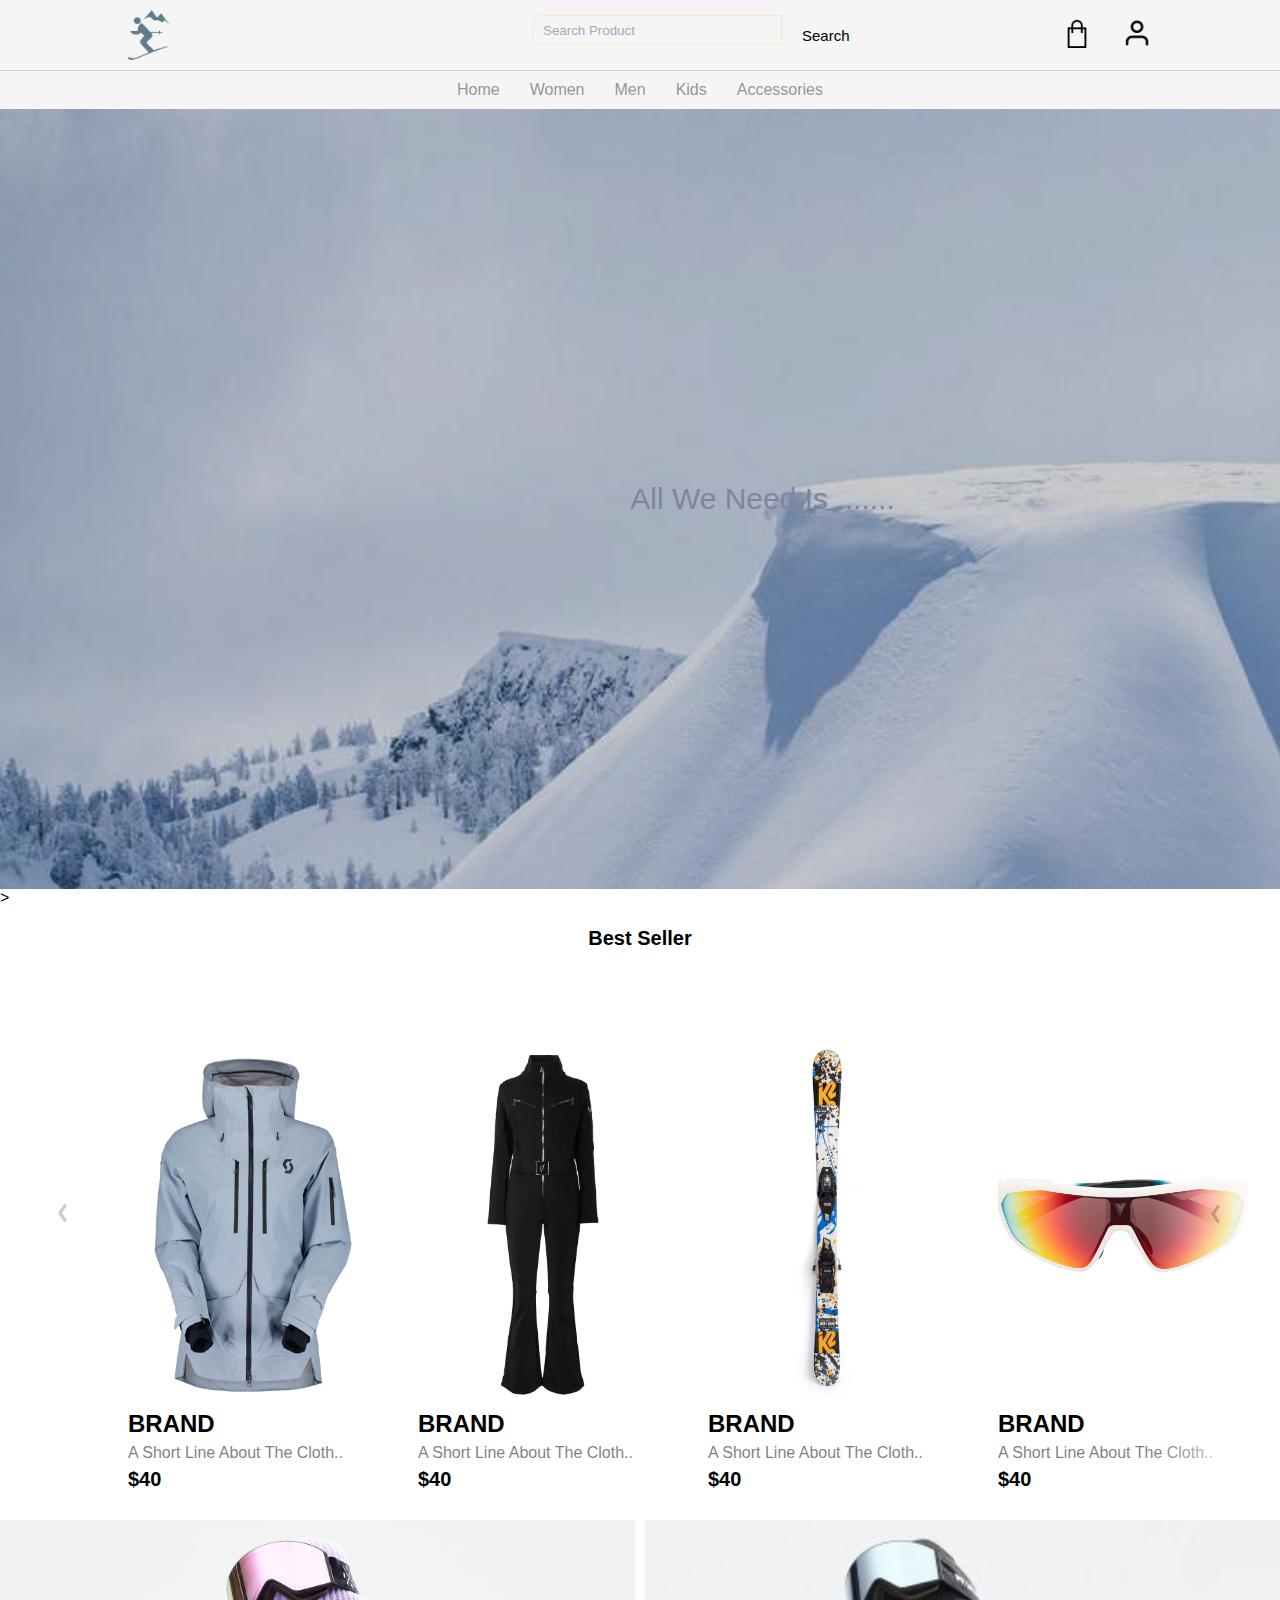
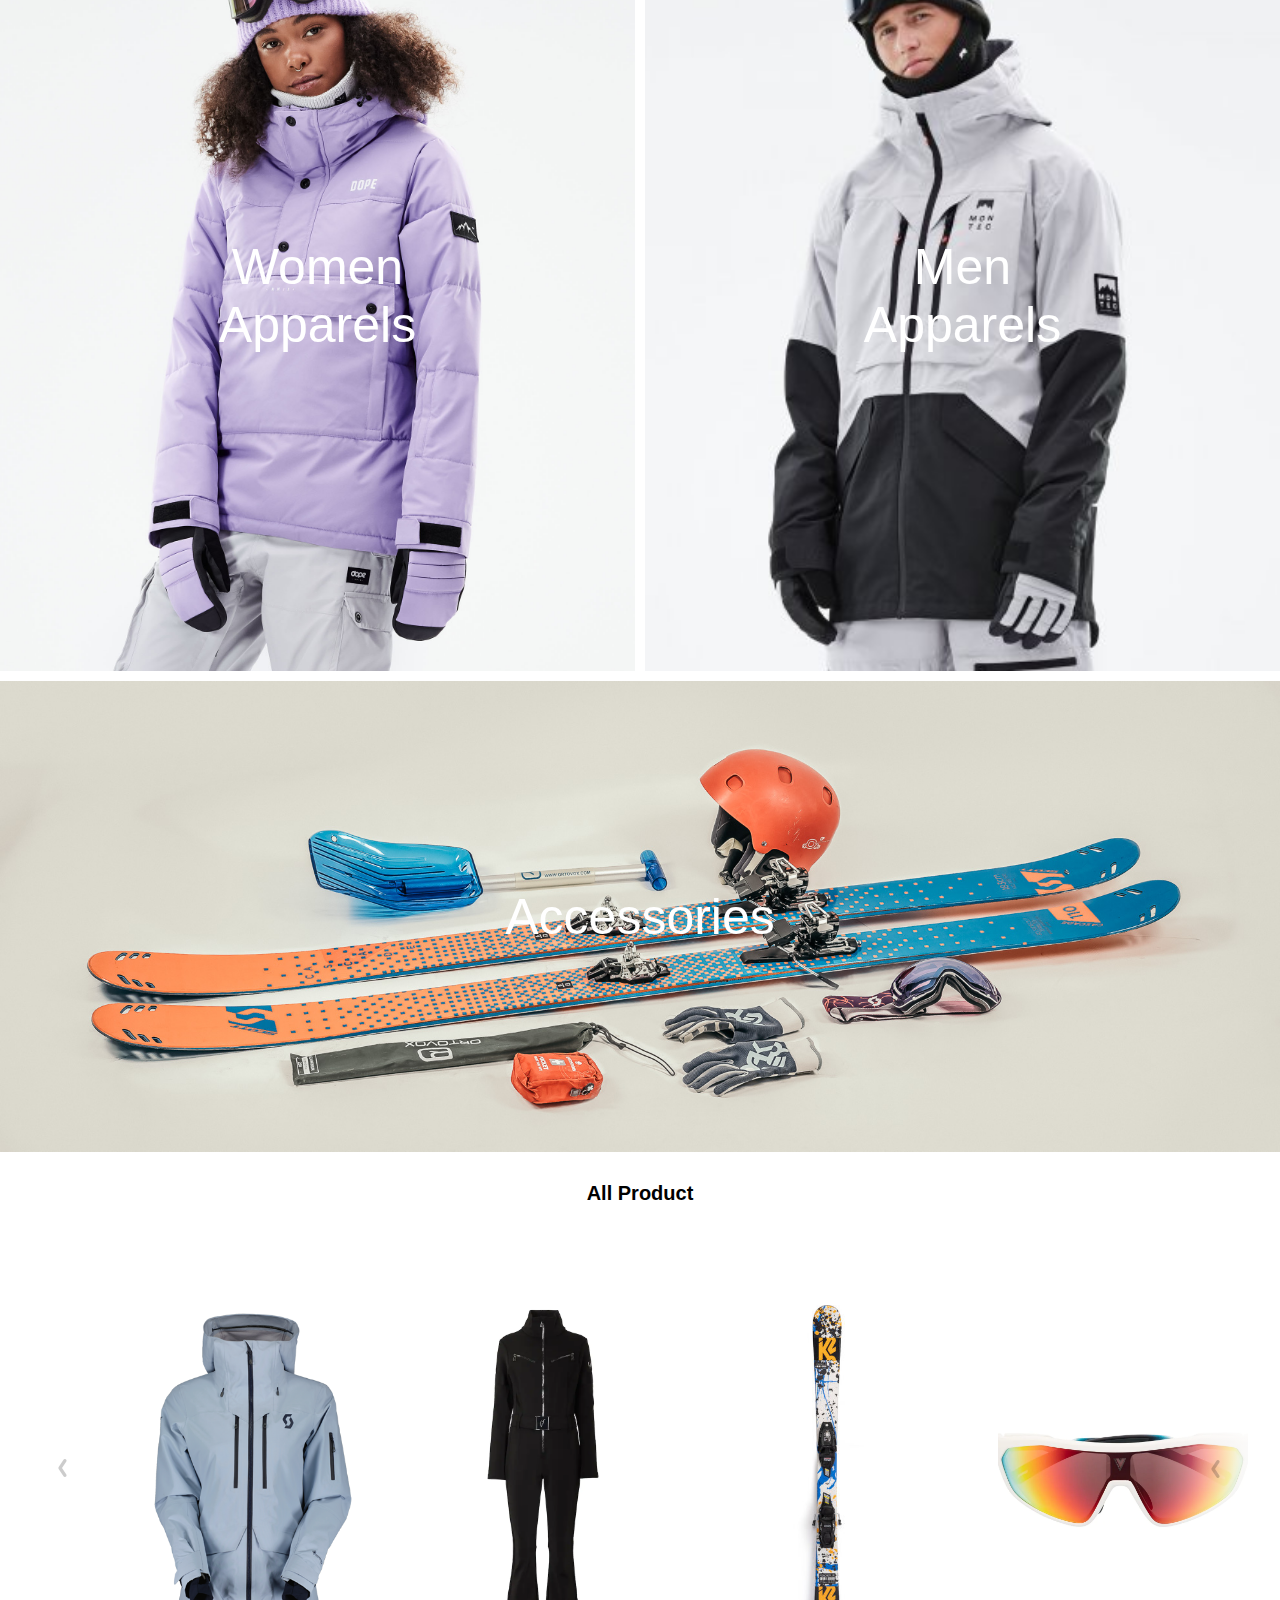
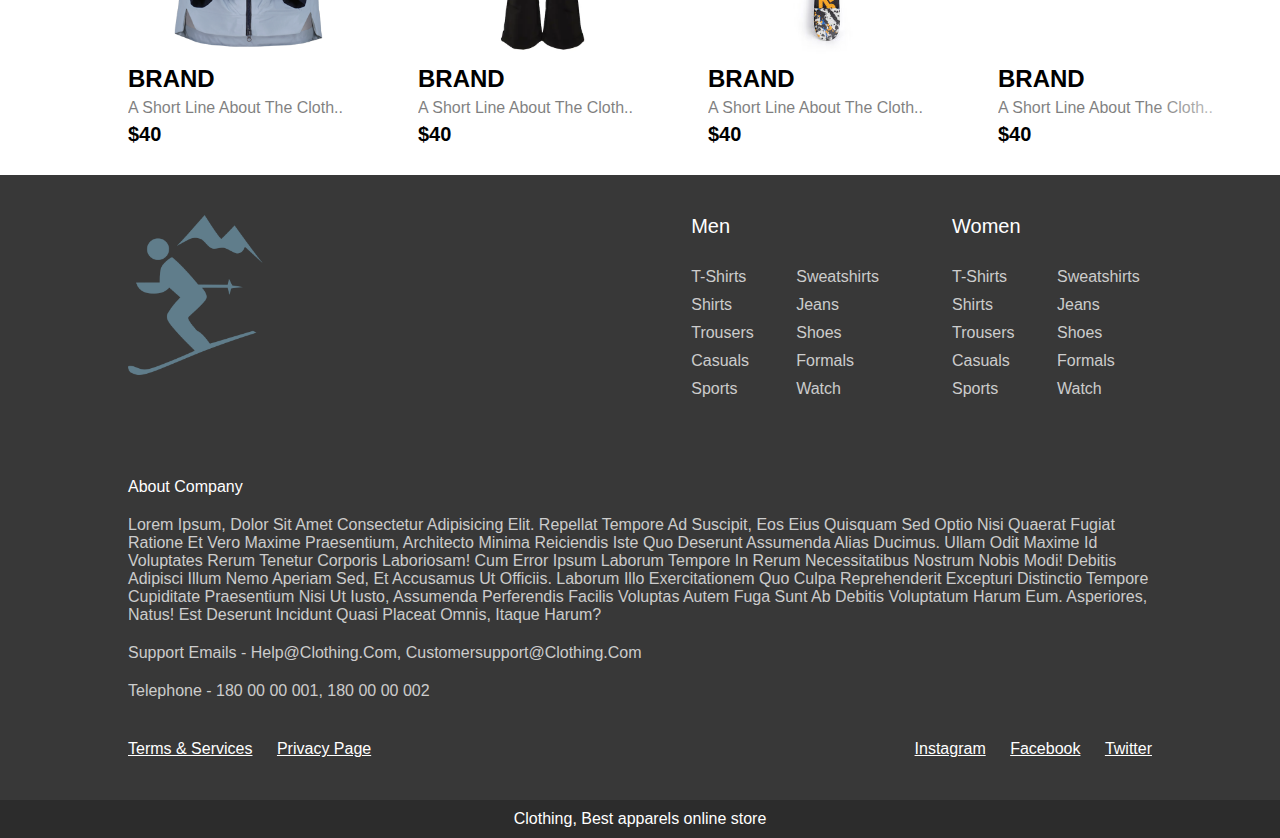
<file: index.html>
<!DOCTYPE html>
<html lang="en">
<head>
    <meta charset="UTF-8">
    <meta http-equiv="X-UA-Compatible" content="IE=edge">
    <meta name="viewport" content="width=device-width, initial-scale=1.0">
    <title>online shop</title>
    <link rel="stylesheet" href="css/home.css">
</head>
<body>
    <nav class="navbar">
        



        
    </nav>
    <!-- hero section -->
    <header>

        <header class="hero-section"> 
            <div class="content">      
            <p class="sub-header">all we need is .......</p> 
            </div>  </header>>
        
     </header>
     <!-- cards-conteiner -->
     <section class="product">
        <h2 class="product-category"><div>best seller</div></h2>
        <button class="pre-btn"><img src="img/icn9.png" alt=""></button>
        <button class="nxt-btn"><img src="img/icn10.png" alt=""></button>
    
    <div class="product-container">
        <div class="product-card">
            <div class="product-image">
                
                <img src="img/img6.png" class="product-thumb" alt="">
                <button class="card-btn">add to whislist</button>
            </div>
            <div class="product-info">
                <h2 class="product-brand">brand</h2>
                <p class="product-short-des">a short line about the cloth..</p>
                <span class="price">$40</span>
            </div>
        </div>
        <div class="product-card">
            <div class="product-image">
                
                <img src="img/img.6.webp" class="product-thumb" alt="">
                <button class="card-btn">add to whislist</button>
            </div>
            <div class="product-info">
                <h2 class="product-brand">brand</h2>
                <p class="product-short-des">a short line about the cloth..</p>
                <span class="price">$40</span>
            </div>
        </div>
        <div class="product-card">
            <div class="product-image">
               
                <img src="img/img.12.jpg" class="product-thumb" alt="">
                <button class="card-btn">add to whislist</button>
            </div>
            <div class="product-info">
                <h2 class="product-brand">brand</h2>
                <p class="product-short-des">a short line about the cloth..</p>
                <span class="price">$40</span>
            </div>
        </div>
        <div class="product-card">
            <div class="product-image">
                
                <img src="img/img.13.webp" class="product-thumb" alt="">
                <button class="card-btn">add to whislist</button>
            </div>
            <div class="product-info">
                <h2 class="product-brand">brand</h2>
                <p class="product-short-des">a short line about the cloth..</p>
                <span class="price">$40</span>
            </div>
        </div>
        <div class="product-card">
            <div class="product-image">
               
                <img src="img/img3.webp" class="product-thumb" alt="">
                <button class="card-btn">add to whislist</button>
            </div>
            <div class="product-info">
                <h2 class="product-brand">brand</h2>
                <p class="product-short-des">a short line about the cloth..</p>
                <span class="price">$40</span>
            </div>
        </div>
        <div class="product-card">
            <div class="product-image">
               
                <img src="img/img.13.webp" class="product-thumb" alt="">
                <button class="card-btn">add to whislist</button>
            </div>
            <div class="product-info">
                <h2 class="product-brand">brand</h2>
                <p class="product-short-des">a short line about the cloth..</p>
                <span class="price">>$40</span>
            </div>
        </div>
        <div class="product-card">
            <div class="product-image">
                
                <img src="img/img4.webp" class="product-thumb" alt="">
                <button class="card-btn">add to whislist</button>
            </div>
            <div class="product-info">
                <h2 class="product-brand">brand</h2>
                <p class="product-short-des">a short line about the cloth..</p>
                <span class="price">$40</span>
            </div>
        </div>
        <div class="product-card">
            <div class="product-image">
                
                <img src="img/img4.webp" class="product-thumb" alt="">
                <button class="card-btn">add to whislist</button>
            </div>
            <div class="product-info">
                <h2 class="product-brand">brand</h2>
                <p class="product-short-des">a short line about the cloth..</p>
                <span class="price">$40</span>
            </div>
        </div>
    </section>
    <!-- collection -->

    <section class="collection-container">
        <a href="product.html" class="collection">
            <img src="img/wmn.jpg" alt="">
            <p class="collection-title">women<br> apparels</p>
        </a>
        <a href="product.html" class="collection">
            <img src="img/Montec-Moss-Men-.jpg" alt="">
            <p class="collection-title">men <br> apparels</p>
        </a>
        <a href="product.html" class="collection">
            <img src="img/acc1.jpg" alt="">
            <p class="collection-title">accessories</p>
        </a>
    </section>

    <section class="product">
        <h2 class="product-category"><div>all product</div></h2>
        <button class="pre-btn"><img src="img/icn9.png" alt=""></button>
        <button class="nxt-btn"><img src="img/icn10.png" alt=""></button>
    
    <div class="product-container">
        <div class="product-card">
            <div class="product-image">
                
                <img src="img/img6.png" class="product-thumb" alt="">
                <button class="card-btn">add to whislist</button>
            </div>
            <div class="product-info">
                <h2 class="product-brand">brand</h2>
                <p class="product-short-des">a short line about the cloth..</p>
                <span class="price">$40</span>
            </div>
        </div>
        <div class="product-card">
            <div class="product-image">
                
                <img src="img/img.6.webp" class="product-thumb" alt="">
                <button class="card-btn">add to whislist</button>
            </div>
            <div class="product-info">
                <h2 class="product-brand">brand</h2>
                <p class="product-short-des">a short line about the cloth..</p>
                <span class="price">$40</span>
            </div>
        </div>
        <div class="product-card">
            <div class="product-image">
               
                <img src="img/img.12.jpg" class="product-thumb" alt="">
                <button class="card-btn">add to whislist</button>
            </div>
            <div class="product-info">
                <h2 class="product-brand">brand</h2>
                <p class="product-short-des">a short line about the cloth..</p>
                <span class="price">$40</span>
            </div>
        </div>
        <div class="product-card">
            <div class="product-image">
                
                <img src="img/img.13.webp" class="product-thumb" alt="">
                <button class="card-btn">add to whislist</button>
            </div>
            <div class="product-info">
                <h2 class="product-brand">brand</h2>
                <p class="product-short-des">a short line about the cloth..</p>
                <span class="price">$40</span>
            </div>
        </div>
        <div class="product-card">
            <div class="product-image">
               
                <img src="img/img3.webp" class="product-thumb" alt="">
                <button class="card-btn">add to whislist</button>
            </div>
            <div class="product-info">
                <h2 class="product-brand">brand</h2>
                <p class="product-short-des">a short line about the cloth..</p>
                <span class="price">$40</span>
            </div>
        </div>
        <div class="product-card">
            <div class="product-image">
               
                <img src="img/img.13.webp" class="product-thumb" alt="">
                <button class="card-btn">add to whislist</button>
            </div>
            <div class="product-info">
                <h2 class="product-brand">brand</h2>
                <p class="product-short-des">a short line about the cloth..</p>
                <span class="price">>$40</span>
            </div>
        </div>
        <div class="product-card">
            <div class="product-image">
                
                <img src="img/img4.webp" class="product-thumb" alt="">
                <button class="card-btn">add to whislist</button>
            </div>
            <div class="product-info">
                <h2 class="product-brand">brand</h2>
                <p class="product-short-des">a short line about the cloth..</p>
                <span class="price">$40</span>
            </div>
        </div>
        <div class="product-card">
            <div class="product-image">
                
                <img src="img/img4.webp" class="product-thumb" alt="">
                <button class="card-btn">add to whislist</button>
            </div>
            <div class="product-info">
                <h2 class="product-brand">brand</h2>
                <p class="product-short-des">a short line about the cloth..</p>
                <span class="price">$40</span>
            </div>
        </div>
    </section>

    
    
    <footer>
      
    </footer>
      
    

    <script src="js/nav.js"></script>
    <script src="js/footer.js"></script>
    <script src="js/home.js"></script>
    
    
</body>
</html>
</file>
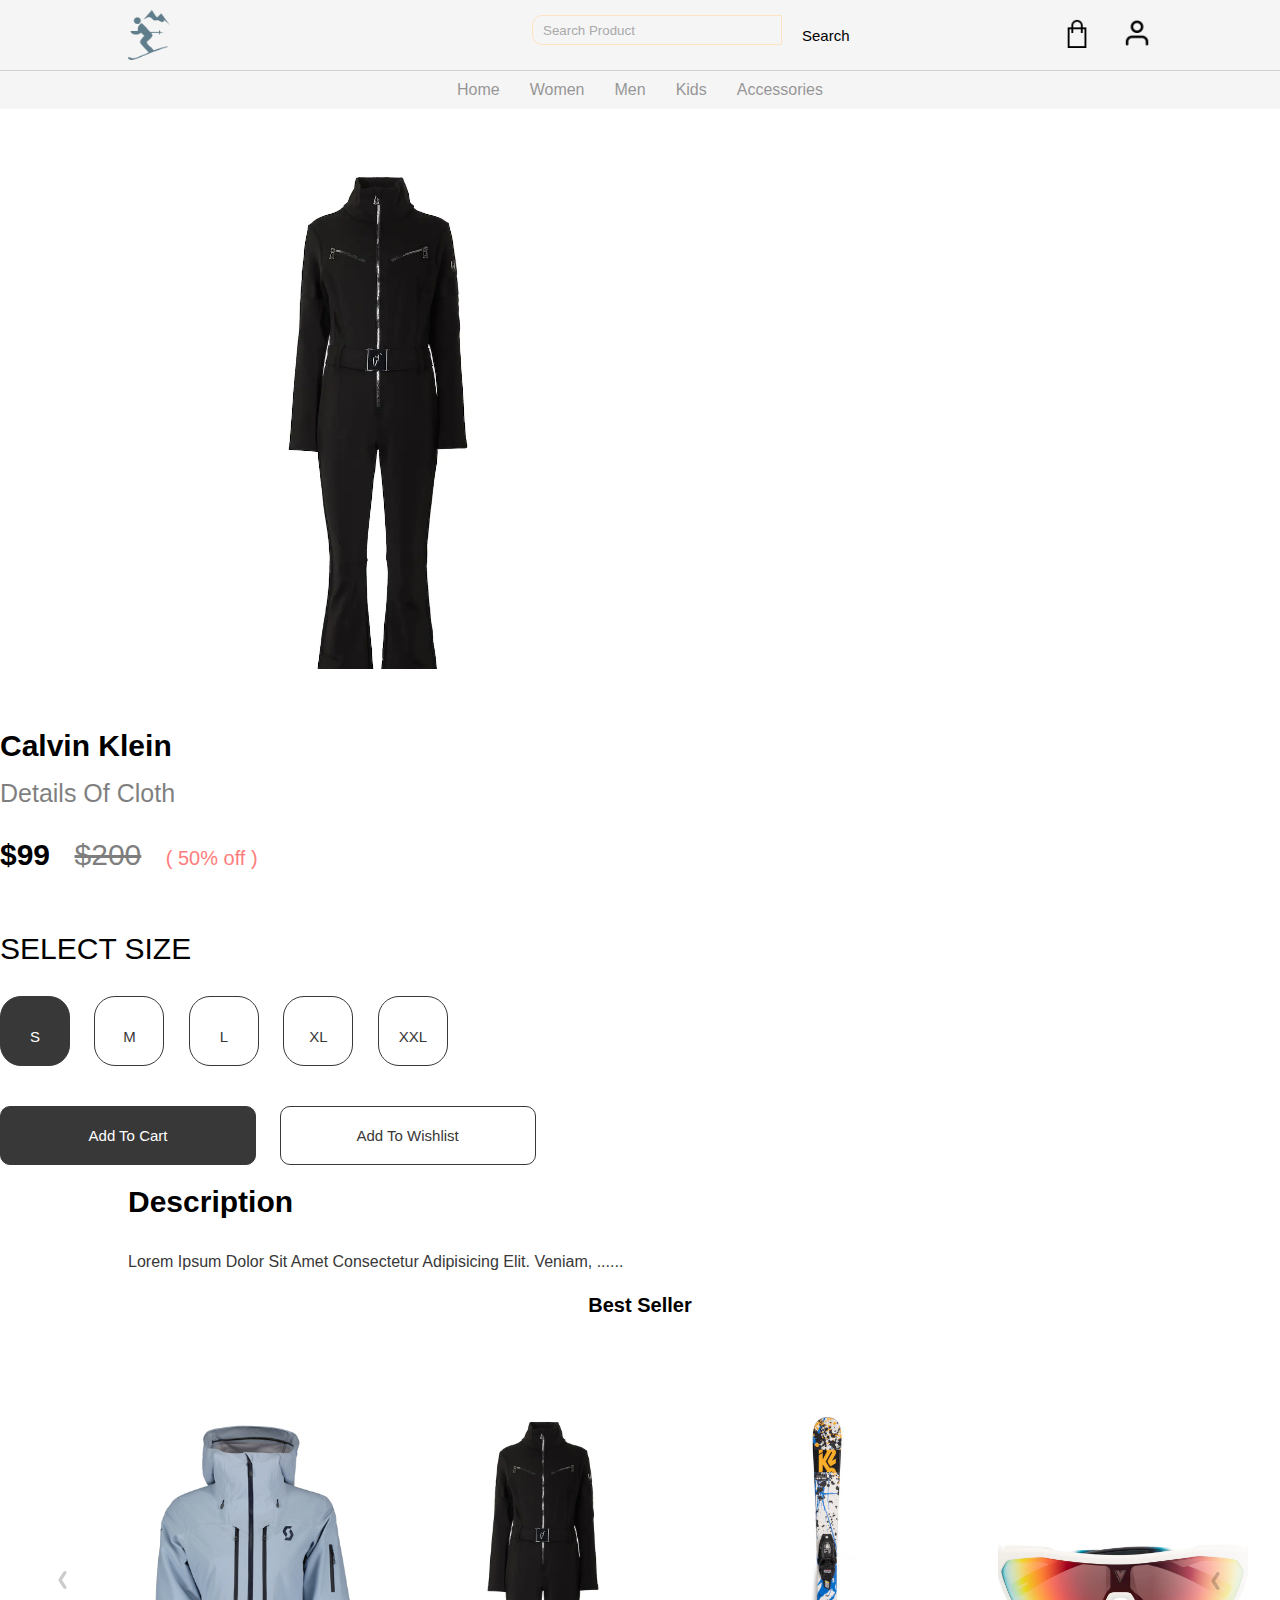
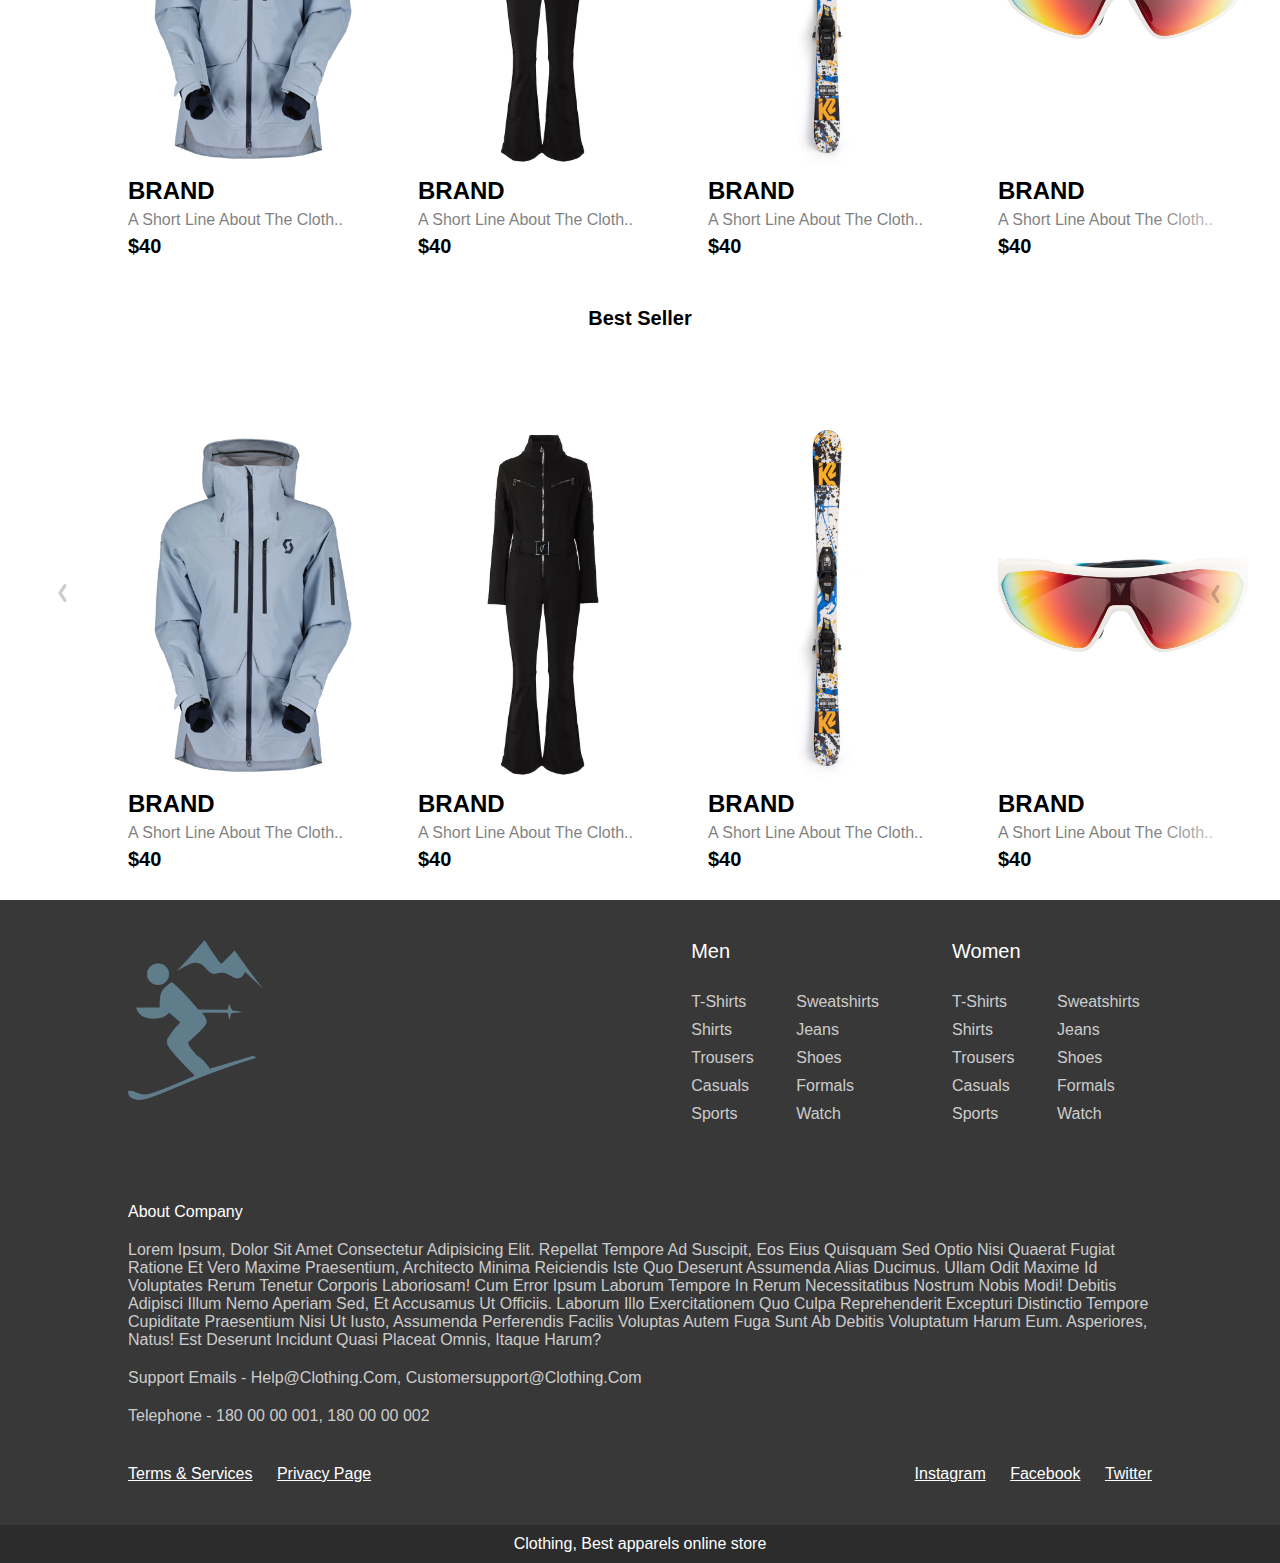
<file: product.html>
<!DOCTYPE html>
<html lang="en">
<head>
    <meta charset="UTF-8">
    <meta http-equiv="X-UA-Compatible" content="IE=edge">
    <meta name="viewport" content="width=device-width, initial-scale=1.0">
    <title>Document</title>
    <link rel="stylesheet" href="css/home.css">
    <link rel="stylesheet" href="css/product.css">
</head>
<body>

    <nav class="navbar"></nav>

    <section class="product-details">
        <div class="image-slider">
            
        </div>
        </div>
    </section>
    <section>
            <div class="details">
             <h2 class="product-brand">calvin klein</h2>
             <p class="product-short-des">details of cloth</p>
             <span class="product-price">$99</span>
             <span class="product-actual-price">$200</span>
             <span class="product-discount">( 50% off )</span>
     
             <p class="product-sub-heading">select size</p>
     
             <input type="radio" name="size" value="s" checked hidden id="s-size">
             <label for="s-size" class="size-radio-btn check">s</label>
             <input type="radio" name="size" value="m" hidden id="m-size">
             <label for="m-size" class="size-radio-btn">m</label>
             <input type="radio" name="size" value="l" hidden id="l-size">
             <label for="l-size" class="size-radio-btn">l</label>
             <input type="radio" name="size" value="xl" hidden id="xl-size">
             <label for="xl-size" class="size-radio-btn">xl</label>
             <input type="radio" name="size" value="xxl" hidden id="xxl-size">
             <label for="xxl-size" class="size-radio-btn">xxl</label>
     
             <button class="btn cart-btn">add to cart</button>
             <button class="btn">add to wishlist</button>
             
         </div>
     </section>
     <section class="detail-des">
        <h2 class="heading">description</h2>
        <p class="des">Lorem ipsum dolor sit amet consectetur adipisicing elit. Veniam, ......</p>
    </section>
    
<!-- cards-conteiner -->
<section class="product">
    <h2 class="product-category"><div>best seller</div></h2>
    <button class="pre-btn"><img src="img/icn9.png" alt=""></button>
    <button class="nxt-btn"><img src="img/icn10.png" alt=""></button>

<div class="product-container">
    <div class="product-card">
        <div class="product-image">
            
            <img src="img/img6.png" class="product-thumb" alt="">
            <button class="card-btn">add to whislist</button>
        </div>
        <div class="product-info">
            <h2 class="product-brand">brand</h2>
            <p class="product-short-des">a short line about the cloth..</p>
            <span class="price">$40</span>
        </div>
    </div>
    <div class="product-card">
        <div class="product-image">
            
            <img src="img/img.6.webp" class="product-thumb" alt="">
            <button class="card-btn">add to whislist</button>
        </div>
        <div class="product-info">
            <h2 class="product-brand">brand</h2>
            <p class="product-short-des">a short line about the cloth..</p>
            <span class="price">$40</span>
        </div>
    </div>
    <div class="product-card">
        <div class="product-image">
           
            <img src="img/img.12.jpg" class="product-thumb" alt="">
            <button class="card-btn">add to whislist</button>
        </div>
        <div class="product-info">
            <h2 class="product-brand">brand</h2>
            <p class="product-short-des">a short line about the cloth..</p>
            <span class="price">$40</span>
        </div>
    </div>
    <div class="product-card">
        <div class="product-image">
            
            <img src="img/img.13.webp" class="product-thumb" alt="">
            <button class="card-btn">add to whislist</button>
        </div>
        <div class="product-info">
            <h2 class="product-brand">brand</h2>
            <p class="product-short-des">a short line about the cloth..</p>
            <span class="price">$40</span>
        </div>
    </div>
    <div class="product-card">
        <div class="product-image">
           
            <img src="img/img3.webp" class="product-thumb" alt="">
            <button class="card-btn">add to whislist</button>
        </div>
        <div class="product-info">
            <h2 class="product-brand">brand</h2>
            <p class="product-short-des">a short line about the cloth..</p>
            <span class="price">$40</span>
        </div>
    </div>
    <div class="product-card">
        <div class="product-image">
           
            <img src="img/img.13.webp" class="product-thumb" alt="">
            <button class="card-btn">add to whislist</button>
        </div>
        <div class="product-info">
            <h2 class="product-brand">brand</h2>
            <p class="product-short-des">a short line about the cloth..</p>
            <span class="price">>$40</span>
        </div>
    </div>
    <div class="product-card">
        <div class="product-image">
            
            <img src="img/img4.webp" class="product-thumb" alt="">
            <button class="card-btn">add to whislist</button>
        </div>
        <div class="product-info">
            <h2 class="product-brand">brand</h2>
            <p class="product-short-des">a short line about the cloth..</p>
            <span class="price">$40</span>
        </div>
    </div>
    <div class="product-card">
        <div class="product-image">
            
            <img src="img/img4.webp" class="product-thumb" alt="">
            <button class="card-btn">add to whislist</button>
        </div>
        <div class="product-info">
            <h2 class="product-brand">brand</h2>
            <p class="product-short-des">a short line about the cloth..</p>
            <span class="price">$40</span>
        </div>
    </div>
</section>
<section class="product">
    <h2 class="product-category"><div>best seller</div></h2>
    <button class="pre-btn"><img src="img/icn9.png" alt=""></button>
    <button class="nxt-btn"><img src="img/icn10.png" alt=""></button>

<div class="product-container">
    <div class="product-card">
        <div class="product-image">
            
            <img src="img/img6.png" class="product-thumb" alt="">
            <button class="card-btn">add to whislist</button>
        </div>
        <div class="product-info">
            <h2 class="product-brand">brand</h2>
            <p class="product-short-des">a short line about the cloth..</p>
            <span class="price">$40</span>
        </div>
    </div>
    <div class="product-card">
        <div class="product-image">
            
            <img src="img/img.6.webp" class="product-thumb" alt="">
            <button class="card-btn">add to whislist</button>
        </div>
        <div class="product-info">
            <h2 class="product-brand">brand</h2>
            <p class="product-short-des">a short line about the cloth..</p>
            <span class="price">$40</span>
        </div>
    </div>
    <div class="product-card">
        <div class="product-image">
           
            <img src="img/img.12.jpg" class="product-thumb" alt="">
            <button class="card-btn">add to whislist</button>
        </div>
        <div class="product-info">
            <h2 class="product-brand">brand</h2>
            <p class="product-short-des">a short line about the cloth..</p>
            <span class="price">$40</span>
        </div>
    </div>
    <div class="product-card">
        <div class="product-image">
            
            <img src="img/img.13.webp" class="product-thumb" alt="">
            <button class="card-btn">add to whislist</button>
        </div>
        <div class="product-info">
            <h2 class="product-brand">brand</h2>
            <p class="product-short-des">a short line about the cloth..</p>
            <span class="price">$40</span>
        </div>
    </div>
    <div class="product-card">
        <div class="product-image">
           
            <img src="img/img3.webp" class="product-thumb" alt="">
            <button class="card-btn">add to whislist</button>
        </div>
        <div class="product-info">
            <h2 class="product-brand">brand</h2>
            <p class="product-short-des">a short line about the cloth..</p>
            <span class="price">$40</span>
        </div>
    </div>
    <div class="product-card">
        <div class="product-image">
           
            <img src="img/img.13.webp" class="product-thumb" alt="">
            <button class="card-btn">add to whislist</button>
        </div>
        <div class="product-info">
            <h2 class="product-brand">brand</h2>
            <p class="product-short-des">a short line about the cloth..</p>
            <span class="price">>$40</span>
        </div>
    </div>
    <div class="product-card">
        <div class="product-image">
            
            <img src="img/img4.webp" class="product-thumb" alt="">
            <button class="card-btn">add to whislist</button>
        </div>
        <div class="product-info">
            <h2 class="product-brand">brand</h2>
            <p class="product-short-des">a short line about the cloth..</p>
            <span class="price">$40</span>
        </div>
    </div>
    <div class="product-card">
        <div class="product-image">
            
            <img src="img/img4.webp" class="product-thumb" alt="">
            <button class="card-btn">add to whislist</button>
        </div>
        <div class="product-info">
            <h2 class="product-brand">brand</h2>
            <p class="product-short-des">a short line about the cloth..</p>
            <span class="price">$40</span>
        </div>
    </div>
</section>

    <footer></footer>



    <script src="js/nav.js"></script>
<script src="js/footer.js"></script>
<script src="js/home.js"></script>
<script src="js/product.js"></script>
</body>
</html>
</file>
<file: css/home.css>
@import 'nav.css';

@import 'footer.css';




.hero-section{
    width:1520px; 
    height: calc(100vh - 120px);
    background-image: url('../img/mnt.png');
    background-size: cover;
    display: flex;
    justify-content: center;
    align-items: center;
    }
    .sub-header{
        margin-left: 5px;
        display: flex;
        justify-content:center;
        text-align:left;
        color: rgb(131, 131, 160);
        text-transform: capitalize;
        font-style:normal;
        font-size: 30px;
        font-weight: 200;
        transition: 2s;


    }
    /* product */
    .product{
        position: relative;
        overflow: hidden;
        padding: 20px 0;
    }
    
    .product-category{
        padding: 0 5vw;
        font-size: 20px;
        font-weight: 600;
        margin-bottom: 100px;
        text-transform: capitalize;
        display: flex;
        justify-content: center;
        
    }
    .product-container{
        padding: 0 10vw;
        display: flex;
        overflow-x: auto;
        scroll-behavior: smooth;
    }
    
    .product-container::-webkit-scrollbar{
        display: none;
    }
    
    .product-card{
        flex: 0 0 auto;
        width: 250px;
        height: 450px;
        margin-right: 40px;
    }
    
    .product-image{
        position: relative;
        width: 100%;
        height: 350px;
        overflow: hidden;
    }
    
    .product-thumb{
        width: 100%;
        height: 350px;
        object-fit: cover;
    }
    
    
    
    .card-btn{
        position: absolute;
        bottom: 10px;
        left: 50%;
        transform: translateX(-50%);
        padding: 10px;
        width: 90%;
        text-transform: capitalize;
        border: none;
        outline: none;
        background: #fff;
        border-radius: 5px;
        transition: 0.5s;
        cursor: pointer;
        opacity: 0;
    }
    
    .product-card:hover .card-btn{
        opacity: 1;
    }
    
    .card-btn:hover{
        background: #efefef;
    }
    
    .product-info{
        width: 100%;
        height: 100px;
        padding-top: 10px;
    }
    
    .product-brand{
        text-transform: uppercase;
    }
    
    .product-short-des{
        width: 100%;
        height: 20px;
        line-height: 20px;
        overflow: hidden;
        opacity: 0.5;
        text-transform: capitalize;
        margin: 5px 0;
    }
    
    .price{
        font-weight: 900;
        font-size: 20px;
    }
    
    .actual-price{
        margin-left: 20px;
        opacity: 0.5;
        text-decoration: line-through;
    }
    .pre-btn, .nxt-btn{
        border: none;
        width: 10vw;
        height: 100%;
        position: absolute;
        top: 0;
        display: flex;
        justify-content: center;
        align-items: center;
        background: linear-gradient(90deg, rgba(255, 255, 255, 0) 0%, #fff 100%);
        cursor: pointer;
        z-index: 8;
    }
    
    .pre-btn{
        left: 0;
        transform: rotate(180deg);
    }
    
    .nxt-btn{
        right: 0;
    }
    
    .pre-btn img, .nxt-btn img{
        opacity: 0.2;
    }
    
    .pre-btn:hover img, .nxt-btn:hover img{
        opacity: 1;}


        
    .collection-container{
        width: 100%;
        display: grid;
        grid-template-columns: repeat(2, 1fr);
        grid-gap: 10px;
    }
    
    .collection{
        position: relative;
    }
    
    .collection img{
        width: 100%;
        height: 100%;
        object-fit: cover;
    }
    
    .collection p{
        position: absolute;
        top: 50%;
        left: 50%;
        transform: translate(-50%, -50%);
        text-align: center;
        color: #fff;
        font-size: 50px;
        text-transform: capitalize;
    }
    
    .collection:nth-child(3){
        grid-column: span 2;
        margin-bottom: 10px;
    }
</file>
<file: css/product.css>
.product-details{
    width: 100%;
    padding: 60px 10vw;
    display: flex;
    justify-content: space-between;
}

.image-slider{
    width: 500px;
    height: 500px;
    position: relative;
    background-image: url("../img/img.6.webp");
    background-size:cover;
}

.product-images{
    position: absolute;
    bottom: 20px;
    left: 100%;
    transform: translateX(-50%);
    width: 90%;
    background: #fff;
    border-radius: 5px;
    display: grid;
    grid-template-columns: repeat(4, 1fr);
    height: 100px;
    grid-gap: 10px;
    padding: 10px;
}

.product-images img{
    width: 100%;
    height: 80px;
    object-fit: cover;
    cursor: pointer;
}

.product-images img.active{
    opacity: 0.5;
}

.details{
    width: 50%;
    
}

.details .product-brand{
    text-transform: capitalize;
    font-size: 30px;
    display: flex;
}

.details .product-short-des{
    font-size: 25px;
    line-height: 30px;
    height: auto;
    margin: 15px 0 30px;
}

.product-price{
    font-weight: 700;
    font-size: 30px;
}

.product-actual-price{
    font-size: 30px;
    opacity: 0.5;
    text-decoration: line-through;
    margin: 0 20px;
    font-weight: 300;
}

.product-discount{
    color: #ff7d7d;
    font-size: 20px;
}

.product-sub-heading{
    font-size: 30px;
    text-transform: uppercase;
    margin: 60px 0 10px;
    font-weight: 300;
}

.size-radio-btn{
    display: inline-block;
    width: 70px;
    height: 70px;
    text-align:center;
    font-size: 15px;
    border: 1px solid #383838;
    border-radius:30%;
    margin: 20px;
    margin-left: 0;
    line-height: 80px;
    text-transform: uppercase;
    color: #383838;
    cursor: pointer;
}

.size-radio-btn.check{
    background: #383838;
    color: #fff;
}

.btn{
    width: 40%;
    padding: 20px;
    border-radius: 10px;
    background: none;
    border: 1px solid #383838;
    color: #383838;
    font-size: 15px;
    cursor: pointer;
    margin: 20px 0;
    text-transform: capitalize;
}

.cart-btn{
    margin-right: 3%;
    background: #383838;
    color: #fff;
}
.detail-des{
    padding: 0 10vw;
    text-transform: capitalize;
}

.heading{
    font-size: 30px;
    margin-bottom: 30px;
}

.des{
    color: #383838;
    line-height: 25px;
}
</file>
